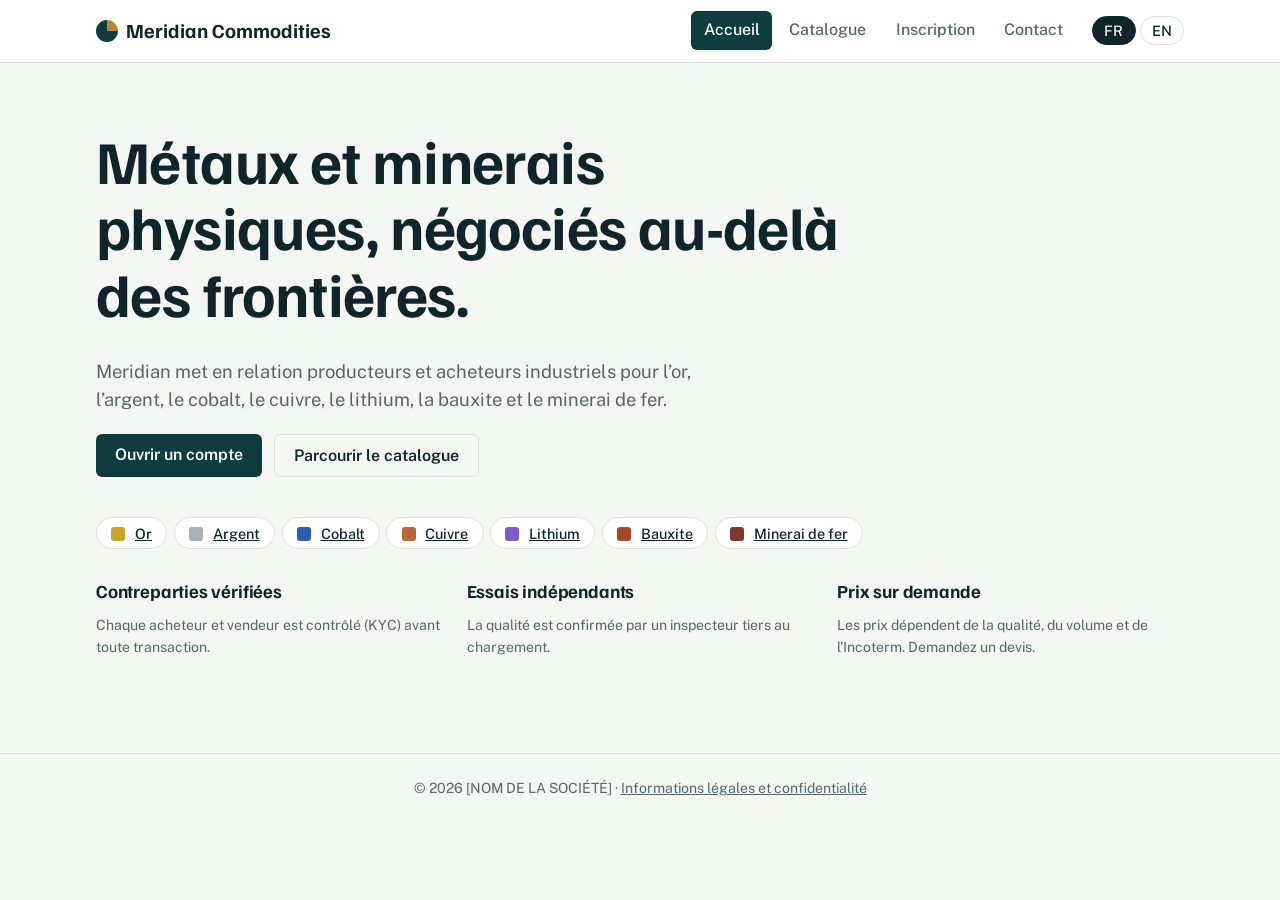
<file: index.html>
<!DOCTYPE html>
<html lang="fr">
<head>
<meta charset="utf-8">
<meta name="viewport" content="width=device-width, initial-scale=1, viewport-fit=cover">
<title>Meridian Commodities — Négoce international de matières physiques</title>
<link rel="stylesheet" href="https://fonts.googleapis.com/css2?family=Familjen+Grotesk:wght@500;700&family=Public+Sans:wght@400;500;600&display=swap">
<style>
:root{--bg:#F4F6F3;--sf:#fff;--ink:#10252A;--mu:#566669;--ln:#DCE2DD;--br:#0F3D3E;--bi:#fff;--ac:#B8872F;--up:#1B7F4B;--dn:#B3362B;box-sizing:border-box;padding-top:env(safe-area-inset-top,0px);padding-bottom:env(safe-area-inset-bottom,0px)}
@media(prefers-color-scheme:dark){:root:not([data-theme="light"]){--bg:#0B191C;--sf:#122428;--ink:#E7EFED;--mu:#93A7AA;--ln:#233B40;--br:#2E8B7A;--ac:#D4A24C;--up:#4CC38A;--dn:#F0766B}}
:root[data-theme="dark"]{--bg:#0B191C;--sf:#122428;--ink:#E7EFED;--mu:#93A7AA;--ln:#233B40;--br:#2E8B7A;--ac:#D4A24C;--up:#4CC38A;--dn:#F0766B}
*{box-sizing:border-box}html{scroll-padding-top:env(safe-area-inset-top,0px)}
body{margin:0;background:var(--bg);color:var(--ink);font:16px/1.55 'Public Sans',system-ui,sans-serif}
h1,h2,h3{font-family:'Familjen Grotesk','Helvetica Neue',Arial,sans-serif;line-height:1.1;margin:0 0 .5em;letter-spacing:-.01em}
h1{font-size:clamp(2.1rem,6vw,3.8rem)}h2{font-size:1.9rem}h3{font-size:1.15rem}
a{color:inherit}
body::before{content:"";position:fixed;inset:0 0 auto;height:env(safe-area-inset-top,0px);background:var(--sf);z-index:10}
header{position:sticky;top:env(safe-area-inset-top,0px);z-index:9;background:var(--sf);border-bottom:1px solid var(--ln)}
.bar{max-width:1120px;margin:auto;padding:.7rem 1rem;display:flex;gap:1rem;align-items:center;flex-wrap:wrap}
.logo{font-family:'Familjen Grotesk',sans-serif;font-weight:700;font-size:1.25rem;text-decoration:none;display:flex;align-items:center;gap:.5rem}
.logo i{width:22px;height:22px;border-radius:50%;background:conic-gradient(var(--ac) 0 25%,var(--br) 0 100%)}
nav{display:flex;gap:.25rem;overflow-x:auto;margin-left:auto}
nav a{padding:.45rem .8rem;border-radius:6px;text-decoration:none;color:var(--mu);font-weight:500;white-space:nowrap}
nav a.on{background:var(--br);color:var(--bi)}
main{max-width:1120px;margin:auto;padding:1.5rem 1rem 3rem}
.btn{display:inline-block;border:0;border-radius:6px;padding:.7rem 1.2rem;background:var(--br);color:var(--bi);font:600 1rem 'Public Sans',sans-serif;cursor:pointer;text-decoration:none}
.btn.alt{background:transparent;color:var(--ink);border:1px solid var(--ln)}.btn.sm{padding:.3rem .7rem;font-size:.85rem}
.btn:focus-visible,a:focus-visible,input:focus-visible,select:focus-visible,textarea:focus-visible,button:focus-visible{outline:3px solid var(--ac);outline-offset:2px}
.hero{padding:2.5rem 0 1.5rem;max-width:760px}.hero p{color:var(--mu);font-size:1.15rem;max-width:56ch}
.row{display:flex;gap:.7rem;flex-wrap:wrap;margin-top:1.2rem}
.board{background:var(--sf);border:1px solid var(--ln);border-radius:10px;overflow-x:auto;margin:1.5rem 0}
.board h3{padding:.9rem 1rem 0;margin:0}.board small{display:block;padding:0 1rem .5rem;color:var(--mu)}
table{width:100%;border-collapse:collapse;min-width:560px}
th,td{text-align:left;padding:.65rem 1rem;border-top:1px solid var(--ln);font-size:.95rem}th{color:var(--mu);font-weight:500}
td.n,th.n{text-align:right;font-variant-numeric:tabular-nums}.up{color:var(--up)}.dn{color:var(--dn)}
.sw{display:inline-block;width:14px;height:14px;border-radius:3px;margin-right:.6rem;vertical-align:-2px}
.grid{display:grid;grid-template-columns:repeat(auto-fill,minmax(250px,1fr));gap:1rem}
.card{background:var(--sf);border:1px solid var(--ln);border-radius:10px;padding:1.1rem;display:flex;flex-direction:column;gap:.4rem}
.card .top{height:6px;border-radius:3px;margin-bottom:.4rem}.card p{margin:0;color:var(--mu);font-size:.93rem}
.price{font:700 1.4rem 'Familjen Grotesk',sans-serif}
.chips{display:flex;gap:.4rem;flex-wrap:wrap;margin:1rem 0}
.chip{border:1px solid var(--ln);background:var(--sf);color:var(--ink);padding:.4rem .9rem;border-radius:99px;font:500 .9rem 'Public Sans',sans-serif;cursor:pointer}
.chip.on{background:var(--ink);color:var(--bg);border-color:var(--ink)}
.cols{display:grid;grid-template-columns:repeat(auto-fit,minmax(240px,1fr));gap:1.5rem;margin:2rem 0}
form{background:var(--sf);border:1px solid var(--ln);border-radius:10px;padding:1.2rem;display:grid;gap:.9rem;max-width:640px}
label{display:grid;gap:.3rem;font-weight:500;font-size:.93rem}
input,select,textarea{font:inherit;padding:.6rem .7rem;border:1px solid var(--ln);border-radius:6px;background:var(--bg);color:var(--ink);width:100%}
fieldset{border:1px solid var(--ln);border-radius:6px;padding:.6rem .8rem}legend{font-weight:500;font-size:.93rem}
fieldset label{display:inline-flex;grid-auto-flow:column;align-items:center;gap:.4rem;margin:.2rem .9rem .2rem 0;font-weight:400}fieldset input{width:auto}
.seg{display:flex;gap:.5rem}.seg .chip{flex:1;text-align:center;padding:.6rem}
.ok{background:var(--sf);border:1px solid var(--up);border-radius:10px;padding:1.2rem;max-width:640px}
.kpis{display:grid;grid-template-columns:repeat(auto-fit,minmax(170px,1fr));gap:1rem;margin:1rem 0}
.kpi{background:var(--sf);border:1px solid var(--ln);border-radius:10px;padding:1rem}.kpi b{display:block;font:700 1.9rem 'Familjen Grotesk',sans-serif}.kpi span{color:var(--mu);font-size:.9rem}
.tag{padding:.15rem .55rem;border-radius:99px;font-size:.8rem;font-weight:600;background:var(--ln)}
.tag.Approved,.tag.Live{background:color-mix(in srgb,var(--up) 22%,transparent);color:var(--up)}.tag.Rejected,.tag.Paused{background:color-mix(in srgb,var(--dn) 20%,transparent);color:var(--dn)}
.note{color:var(--mu);font-size:.88rem}
footer{border-top:1px solid var(--ln);padding:1.5rem 1rem;text-align:center;color:var(--mu);font-size:.88rem}
@media(prefers-reduced-motion:no-preference){.tick{animation:f 1.2s ease-out}@keyframes f{from{opacity:.2}}}
.lg{display:flex;gap:.25rem}.lg .chip{padding:.3rem .7rem}
</style>
</head>
<body>
<header><div class="bar"><a class="logo" href="#home"><i></i>Meridian Commodities</a>
<nav id="nav"></nav><div class="lg" role="group" aria-label="Langue / Language"><button class="chip" data-lang="fr">FR</button><button class="chip" data-lang="en">EN</button></div></div></header>
<main id="app"></main>
<footer id="ft"></footer>
<script>
const CO={name:'[NOM DE LA SOCIÉTÉ]',form:'[FORME JURIDIQUE]',reg:'[N° D’IMMATRICULATION]',addr:'[ADRESSE]',country:'[PAYS]',email:'contact@votre-domaine.com',host:'[HÉBERGEUR]'};
let LANG='fr';try{LANG=localStorage.getItem('mc-l')||'fr'}catch(e){}
const I=()=>LANG=='fr'?0:1,t=(a,b)=>LANG=='fr'?a:b,w=x=>Array.isArray(x)?x[I()]:x;
const G={prec:['Métaux précieux','Precious metals'],batt:['Métaux de batterie','Battery metals'],base:['Métaux de base','Base metals'],ore:['Minerais','Ores']};
const C=[
{id:'gold',n:['Or','Gold'],g:'prec',col:'#C9A227',o:['Ghana, Mali','Ghana, Mali'],gr:['Barres de doré, 90–99,5 % Au','Dore bars, 90–99.5% Au'],d:['Or doré et lingots affinés, avec certificat d’essai.','Dore and refined bullion, assay certified.']},
{id:'silver',n:['Argent','Silver'],g:'prec',col:'#A8B0B8',o:['Mexique, Pérou','Mexico, Peru'],gr:['Barres, 99,9 % Ag','Bars, 99.9% Ag'],d:['Barres affinées et concentré, avec essai indépendant.','Refined bars and concentrate with independent assay.']},
{id:'cobalt',n:['Cobalt','Cobalt'],g:'batt',col:'#2F5DA8',o:['RD Congo, Indonésie','DR Congo, Indonesia'],gr:['Hydroxyde, 30–35 % Co','Hydroxide, 30–35% Co'],d:['Hydroxyde et métal de qualité cathode, avec documents d’approvisionnement responsable.','Hydroxide and cathode-grade metal, with responsible sourcing documents.']},
{id:'copper',n:['Cuivre','Copper'],g:'base',col:'#B8683A',o:['Chili, Zambie','Chile, Zambia'],gr:['Cathodes grade A, 99,99 %','Cathode Grade A, 99.99%'],d:['Cathodes et lots de concentré.','Cathodes and concentrate lots.']},
{id:'lithium',n:['Lithium','Lithium'],g:'batt',col:'#7C5CBF',o:['Australie, Chili','Australia, Chile'],gr:['Carbonate, 99,5 % qualité batterie','Carbonate, 99.5% battery grade'],d:['Carbonate et concentré de spodumène pour batteries.','Carbonate and spodumene concentrate for batteries.']},
{id:'bauxite',n:['Bauxite','Bauxite'],g:'ore',col:'#A5482E',o:['Guinée, Australie','Guinea, Australia'],gr:['Al₂O₃ 45–50 %','Al₂O₃ 45–50%'],d:['Bauxite métallurgique expédiée en vrac.','Metallurgical-grade bauxite shipped in bulk.']},
{id:'iron',n:['Minerai de fer','Iron ore'],g:'ore',col:'#7A3B2E',o:['Brésil, Australie','Brazil, Australia'],gr:['Fines Fe 62 %','Fe 62% fines'],d:['Fines et calibré pour les aciéries.','Fines and lump for steel mills.']}];
let f='all',pre='';
const $=s=>document.querySelector(s),esc=s=>String(s).replace(/[&<>"]/g,c=>({'&':'&amp;','<':'&lt;','>':'&gt;','"':'&quot;'}[c]));
const cl=(a,b)=>`<h3>${t(a[0],a[1])}</h3><p class="note">${t(b[0],b[1])}</p>`;
const V={
home:()=>`<section class="hero"><h1>${t('Métaux et minerais physiques, négociés au-delà des frontières.','Physical metals and ores, traded across borders.')}</h1><p>${t('Meridian met en relation producteurs et acheteurs industriels pour l’or, l’argent, le cobalt, le cuivre, le lithium, la bauxite et le minerai de fer.','Meridian connects producers and industrial buyers for gold, silver, cobalt, copper, lithium, bauxite and iron ore.')}</p><div class="row"><a class="btn" href="#register">${t('Ouvrir un compte','Open an account')}</a><a class="btn alt" href="#catalog">${t('Parcourir le catalogue','Browse the catalog')}</a></div></section>
<div class="chips">${C.map(c=>`<a class="chip" href="#catalog"><span class="sw" style="background:${c.col}"></span>${w(c.n)}</a>`).join('')}</div>
<div class="cols"><div>${cl(['Contreparties vérifiées','Verified counterparties'],['Chaque acheteur et vendeur est contrôlé (KYC) avant toute transaction.','Every buyer and seller is screened (KYC) before any transaction.'])}</div><div>${cl(['Essais indépendants','Independent assay'],['La qualité est confirmée par un inspecteur tiers au chargement.','Quality is confirmed by a third-party inspector at loading.'])}</div><div>${cl(['Prix sur demande','Prices on request'],['Les prix dépendent de la qualité, du volume et de l’Incoterm. Demandez un devis.','Prices depend on grade, volume and Incoterm. Request a quote.'])}</div></div>`,
catalog:()=>{const gs=['all',...Object.keys(G)],list=C.filter(c=>f=='all'||c.g==f);
return `<h2>${t('Catalogue des matières','Commodities catalog')}</h2><div class="chips" role="group" aria-label="${t('Filtrer par catégorie','Filter by category')}">${gs.map(g=>`<button class="chip ${g==f?'on':''}" data-f="${g}">${g=='all'?t('Tous','All'):w(G[g])}</button>`).join('')}</div>
<div class="grid">${list.map(c=>`<article class="card"><div class="top" style="background:${c.col}"></div><h3>${w(c.n)}</h3><p>${w(c.d)}</p><p><b>${t('Qualité :','Grade:')}</b> ${w(c.gr)}<br><b>${t('Origines possibles :','Possible origins:')}</b> ${w(c.o)}</p><div class="row" style="margin-top:.4rem"><a class="btn sm" href="#contact" data-q="${c.id}">${t('Demander un devis','Request a quote')}</a></div></article>`).join('')}</div>`},
register:()=>`<h2>${t('S’inscrire comme acheteur ou vendeur','Register as a buyer or seller')}</h2><p class="note">${t('Votre demande est envoyée par e-mail à notre équipe, qui vous répond après vérification.','Your request is emailed to our team, who reply after review.')}</p><div id="rf"><form id="reg"><div class="seg" role="group" aria-label="${t('Type de compte','Account type')}"><button type="button" class="chip on" data-role="Buyer">${t('Je suis acheteur','I’m a buyer')}</button><button type="button" class="chip" data-role="Seller">${t('Je suis vendeur','I’m a seller')}</button></div><label>${t('Nom de l’entreprise','Company name')}<input name="co" required></label><label>${t('Pays','Country')}<input name="ct" required></label><label>${t('E-mail professionnel','Work email')}<input name="em" type="email" required></label><fieldset><legend>${t('Matières d’intérêt','Commodities of interest')}</legend>${C.map(c=>`<label><input type="checkbox" name="cm" value="${w(c.n)}">${w(c.n)}</label>`).join('')}</fieldset><label><span><input type="checkbox" name="ok" required style="width:auto"> ${t('J’accepte la','I accept the')} <a href="#legal">${t('politique de confidentialité','privacy policy')}</a></span></label><button class="btn">${t('Envoyer par e-mail','Send by email')}</button></form></div>`,
contact:()=>`<h2>${t('Contacter notre desk','Contact our desk')}</h2><p class="note">${t('Un trader vous répond sous un jour ouvré.','A trader replies within one business day.')}</p><div id="cf"><form id="con"><label>${t('Votre nom','Your name')}<input name="nm" required></label><label>${t('E-mail','Email')}<input name="em" type="email" required></label><label>${t('Matière','Commodity')}<select name="cm">${C.map(c=>`<option value="${w(c.n)}" ${c.id==pre?'selected':''}>${w(c.n)}</option>`).join('')}</select></label><label>Message<textarea name="msg" rows="4" required placeholder="${t('Quantité, qualité, port de livraison et calendrier','Quantity, grade, delivery port and timing')}"></textarea></label><label><span><input type="checkbox" name="ok" required style="width:auto"> ${t('J’accepte la','I accept the')} <a href="#legal">${t('politique de confidentialité','privacy policy')}</a></span></label><button class="btn">${t('Envoyer par e-mail','Send by email')}</button></form></div>`,
legal:()=>{const p=(a,b)=>`<p>${t(a,b)}</p>`;return `<h2>${t('Informations légales','Legal information')}</h2><p class="note">${t('Modèle à faire relire par un avocat avant la mise en ligne.','Template to be reviewed by a lawyer before launch.')}</p>
<h3>${t('Éditeur du site','Site publisher')}</h3>${p(`${CO.name}, ${CO.form}, ${CO.reg}. ${CO.addr}, ${CO.country}. E-mail : ${CO.email}. Hébergeur : ${CO.host}.`,`${CO.name}, ${CO.form}, ${CO.reg}. ${CO.addr}, ${CO.country}. Email: ${CO.email}. Host: ${CO.host}.`)}
<h3>${t('Nature des informations','Nature of the information')}</h3>${p('Ce site présente des matières premières physiques à titre informatif. Il ne constitue ni une offre ferme, ni un conseil en investissement. Les prix sont communiqués sur demande et peuvent changer sans préavis.','This site presents physical commodities for information only. It is neither a binding offer nor investment advice. Prices are given on request and may change without notice.')}
<h3>${t('Conditions d’utilisation','Terms of use')}</h3>${p('Toute transaction est soumise à la vérification préalable de l’identité des parties (KYC), au respect des sanctions internationales et à la signature d’un contrat distinct. L’inscription ne garantit aucune transaction.','Any transaction is subject to prior identity checks (KYC), compliance with international sanctions and a separate signed contract. Registration does not guarantee any transaction.')}
<h3>${t('Données personnelles','Personal data')}</h3>${p(`Les informations saisies dans les formulaires (nom, entreprise, pays, e-mail, message) sont envoyées par e-mail à ${CO.name} pour répondre à votre demande. Elles ne sont pas vendues. Vous pouvez demander l’accès, la correction ou la suppression de vos données à ${CO.email}.`,`Information entered in the forms (name, company, country, email, message) is emailed to ${CO.name} to answer your request. It is not sold. You can request access, correction or deletion of your data at ${CO.email}.`)}
<h3>Cookies</h3>${p('Ce site n’utilise aucun cookie de suivi. Il mémorise seulement votre choix de langue dans votre navigateur.','This site uses no tracking cookies. It only stores your language choice in your browser.')}`}};
function render(){const r=(location.hash||'#home').slice(1),k=V[r]?r:'home';document.documentElement.lang=LANG;document.title='Meridian Commodities — '+t('Négoce international de matières physiques','International physical trading');
$('#nav').innerHTML=[['home',t('Accueil','Home')],['catalog',t('Catalogue','Catalog')],['register',t('Inscription','Register')],['contact','Contact']].map(x=>`<a href="#${x[0]}" class="${x[0]==k?'on':''}">${x[1]}</a>`).join('');
$('#ft').innerHTML=`© ${new Date().getFullYear()} ${CO.name} · <a href="#legal">${t('Informations légales et confidentialité','Legal information and privacy')}</a>`;
document.querySelectorAll('[data-lang]').forEach(b=>b.classList.toggle('on',b.dataset.lang==LANG));
$('#app').innerHTML=V[k]();scrollTo(0,0)}
document.addEventListener('click',e=>{const b=e.target.closest('[data-lang],[data-f],[data-q],[data-role]');if(!b)return;const d=b.dataset;
if(d.lang){LANG=d.lang;try{localStorage.setItem('mc-l',LANG)}catch(x){}render()}
else if(d.f){f=d.f;render()}
else if(d.q){pre=d.q}
else if(d.role){document.querySelectorAll('[data-role]').forEach(x=>x.classList.toggle('on',x==b))}});
document.addEventListener('submit',e=>{e.preventDefault();const fd=new FormData(e.target),reg=e.target.id=='reg';let sub,body;
if(reg){const role=document.querySelector('[data-role].on').dataset.role=='Buyer'?t('Acheteur','Buyer'):t('Vendeur','Seller');sub=t('Inscription ','Registration ')+role+' - '+fd.get('co');body=[role,fd.get('co'),fd.get('ct'),fd.get('em'),fd.getAll('cm').join(', ')].join('\n')}
else{sub=t('Demande de devis - ','Quote request - ')+fd.get('cm');body=fd.get('nm')+' <'+fd.get('em')+'>\n\n'+fd.get('msg')}
location.href='mailto:'+CO.email+'?subject='+encodeURIComponent(sub)+'&body='+encodeURIComponent(body);
$(reg?'#rf':'#cf').innerHTML=`<div class="ok"><h3>${t('Votre application e-mail s’ouvre','Your email app is opening')}</h3><p>${t('Envoyez le message pré-rempli pour terminer. Rien n’est transmis tant que vous ne l’avez pas envoyé.','Send the pre-filled message to finish. Nothing is transmitted until you send it.')}</p></div>`});
addEventListener('hashchange',render);render();
</script>
</body>
</html>
</file>
